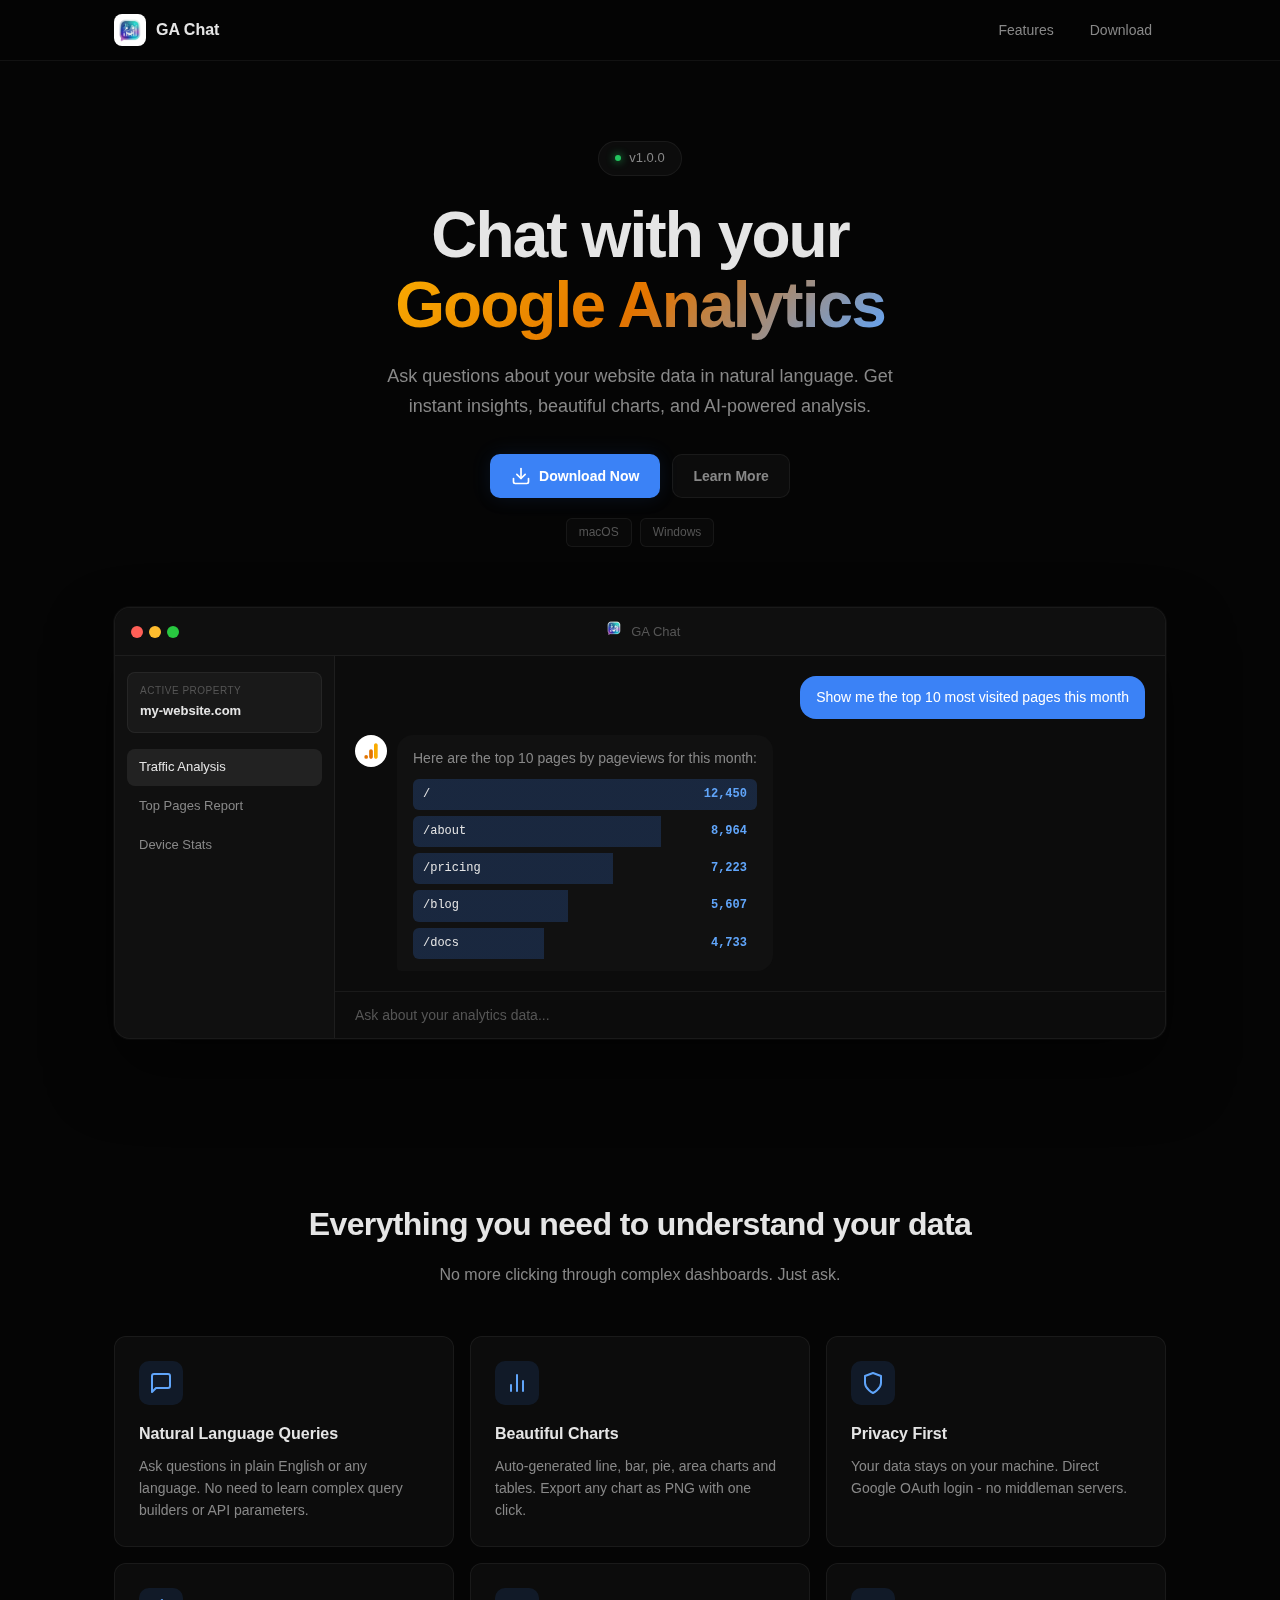
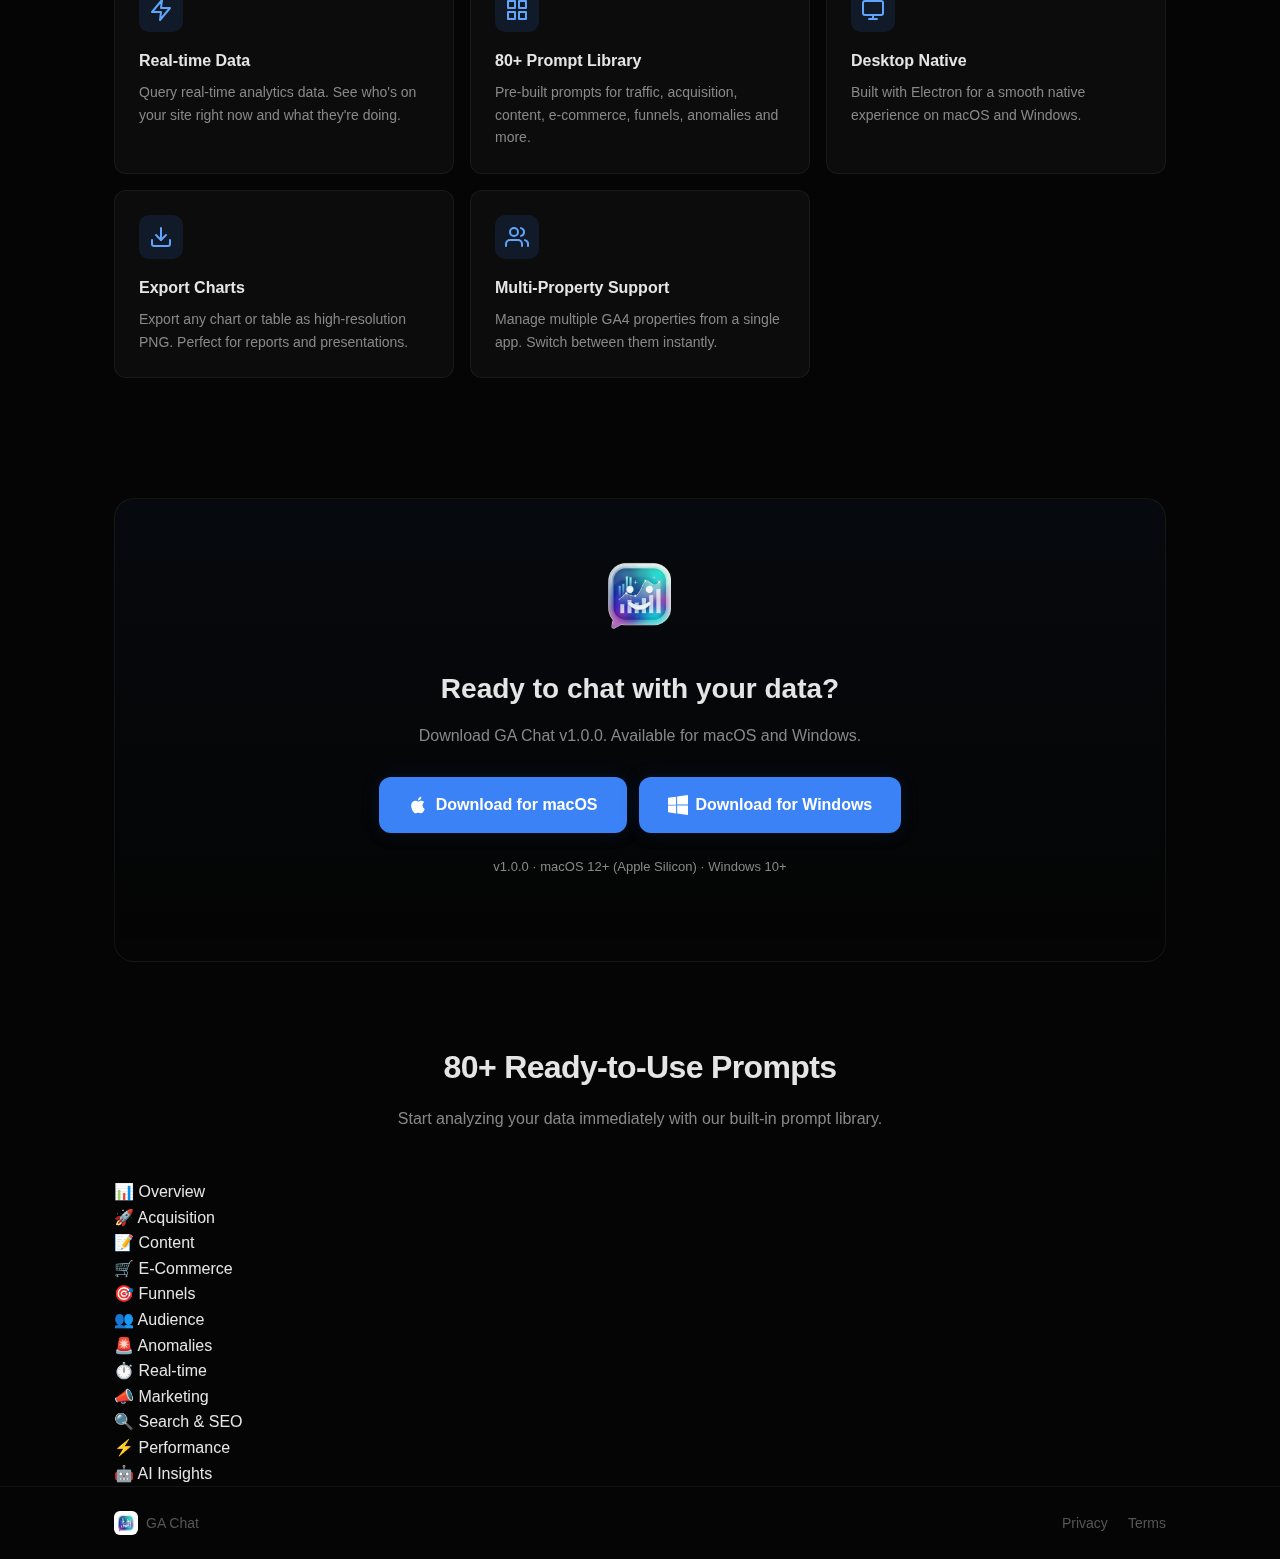
<file: public/index.html>
<!doctype html>
<html lang="en">
  <head>
    <meta charset="utf-8" />
    <meta name="viewport" content="width=device-width, initial-scale=1" />
    <meta name="color-scheme" content="dark" />
    <title>GA Chat - AI-Powered Google Analytics Dashboard</title>
    <meta
      name="description"
      content="Chat with your Google Analytics data using AI. Get instant insights, beautiful charts, and natural language queries for your website analytics."
    />

    <meta property="og:title" content="GA Chat - AI-Powered Analytics" />
    <meta
      property="og:description"
      content="Chat with your Google Analytics data using AI. Desktop app for macOS and Windows."
    />
    <meta property="og:type" content="website" />
    <meta property="og:url" content="https://ga-chat.com/" />
    <meta property="og:image" content="https://ga-chat.com/assets/logo.png" />

    <link rel="icon" href="assets/logo.png" type="image/png" />
    <link rel="apple-touch-icon" href="assets/logo.png" />
    <link rel="stylesheet" href="assets/styles.css" />

    <!-- Google tag (gtag.js) -->
    <script async src="https://www.googletagmanager.com/gtag/js?id=G-WEXZZ3R905"></script>
    <script>
      window.dataLayer = window.dataLayer || [];
      function gtag() {
        dataLayer.push(arguments);
      }
      gtag("js", new Date());
      gtag("config", "G-WEXZZ3R905");
    </script>
  </head>
  <body>
    <!-- Header -->
    <header class="header">
      <div class="container header-inner">
        <a class="brand" href="./">
          <img src="assets/logo.png" width="32" height="32" alt="GA Chat" class="brand-icon" />
          <span class="brand-text">GA Chat</span>
        </a>
        <nav class="nav">
          <a href="#features">Features</a>
          <a href="#download">Download</a>
        </nav>
      </div>
    </header>

    <main>
      <!-- Hero -->
      <section class="hero">
        <div class="container">
          <div class="hero-badge">
            <span class="badge-dot"></span>
v1.0.0
          </div>
          <h1 class="hero-title">
            Chat with your<br />
            <span class="gradient-text">Google Analytics</span>
          </h1>
          <p class="hero-desc">
            Ask questions about your website data in natural language.
            Get instant insights, beautiful charts, and AI-powered analysis.
          </p>
          <div class="hero-actions">
            <a href="#download" class="btn btn-primary">
              <svg width="20" height="20" viewBox="0 0 24 24" fill="none" stroke="currentColor" stroke-width="2" stroke-linecap="round" stroke-linejoin="round"><path d="M21 15v4a2 2 0 0 1-2 2H5a2 2 0 0 1-2-2v-4"></path><polyline points="7 10 12 15 17 10"></polyline><line x1="12" y1="15" x2="12" y2="3"></line></svg>
              Download Now
            </a>
            <a href="#features" class="btn btn-secondary">
              Learn More
            </a>
          </div>
          <div class="hero-platforms">
            <span class="platform-tag">macOS</span>
            <span class="platform-tag">Windows</span>
          </div>
        </div>
      </section>

      <!-- App Preview -->
      <section class="preview">
        <div class="container">
          <div class="preview-window">
            <div class="preview-titlebar">
              <div class="titlebar-dots">
                <span class="dot dot-red"></span>
                <span class="dot dot-yellow"></span>
                <span class="dot dot-green"></span>
              </div>
              <span class="titlebar-title">
                <img src="assets/logo.png" width="16" height="16" alt="" style="border-radius: 4px; margin-right: 6px;" />
                GA Chat
              </span>
            </div>
            <div class="preview-body">
              <div class="preview-sidebar">
                <div class="sidebar-property">
                  <span class="property-label">Active Property</span>
                  <span class="property-name">my-website.com</span>
                </div>
                <div class="sidebar-chats">
                  <div class="chat-item active">Traffic Analysis</div>
                  <div class="chat-item">Top Pages Report</div>
                  <div class="chat-item">Device Stats</div>
                </div>
              </div>
              <div class="preview-chat">
                <div class="chat-messages">
                  <div class="msg msg-user">Show me the top 10 most visited pages this month</div>
                  <div class="msg msg-assistant">
                    <img src="assets/ic_analytics.svg" class="msg-avatar" alt="" />
                    <div class="msg-content">
                      <p>Here are the top 10 pages by pageviews for this month:</p>
                      <div class="msg-chart">
                        <div class="chart-bar" style="--w: 100%"><span>/</span><span>12,450</span></div>
                        <div class="chart-bar" style="--w: 72%"><span>/about</span><span>8,964</span></div>
                        <div class="chart-bar" style="--w: 58%"><span>/pricing</span><span>7,223</span></div>
                        <div class="chart-bar" style="--w: 45%"><span>/blog</span><span>5,607</span></div>
                        <div class="chart-bar" style="--w: 38%"><span>/docs</span><span>4,733</span></div>
                      </div>
                    </div>
                  </div>
                </div>
                <div class="chat-input-mock">
                  <span>Ask about your analytics data...</span>
                </div>
              </div>
            </div>
          </div>
        </div>
      </section>

      <!-- Features -->
      <section id="features" class="features">
        <div class="container">
          <div class="section-header">
            <h2>Everything you need to understand your data</h2>
            <p>No more clicking through complex dashboards. Just ask.</p>
          </div>
          <div class="features-grid">
            <div class="feature-card">
              <div class="feature-icon">
                <svg width="24" height="24" viewBox="0 0 24 24" fill="none" stroke="currentColor" stroke-width="2" stroke-linecap="round" stroke-linejoin="round"><path d="M21 15a2 2 0 0 1-2 2H7l-4 4V5a2 2 0 0 1 2-2h14a2 2 0 0 1 2 2z"></path></svg>
              </div>
              <h3>Natural Language Queries</h3>
              <p>Ask questions in plain English or any language. No need to learn complex query builders or API parameters.</p>
            </div>
            <div class="feature-card">
              <div class="feature-icon">
                <svg width="24" height="24" viewBox="0 0 24 24" fill="none" stroke="currentColor" stroke-width="2" stroke-linecap="round" stroke-linejoin="round"><line x1="18" y1="20" x2="18" y2="10"></line><line x1="12" y1="20" x2="12" y2="4"></line><line x1="6" y1="20" x2="6" y2="14"></line></svg>
              </div>
              <h3>Beautiful Charts</h3>
              <p>Auto-generated line, bar, pie, area charts and tables. Export any chart as PNG with one click.</p>
            </div>
            <div class="feature-card">
              <div class="feature-icon">
                <svg width="24" height="24" viewBox="0 0 24 24" fill="none" stroke="currentColor" stroke-width="2" stroke-linecap="round" stroke-linejoin="round"><path d="M12 22s8-4 8-10V5l-8-3-8 3v7c0 6 8 10 8 10z"></path></svg>
              </div>
              <h3>Privacy First</h3>
              <p>Your data stays on your machine. Direct Google OAuth login - no middleman servers.</p>
            </div>
            <div class="feature-card">
              <div class="feature-icon">
                <svg width="24" height="24" viewBox="0 0 24 24" fill="none" stroke="currentColor" stroke-width="2" stroke-linecap="round" stroke-linejoin="round"><polygon points="13 2 3 14 12 14 11 22 21 10 12 10 13 2"></polygon></svg>
              </div>
              <h3>Real-time Data</h3>
              <p>Query real-time analytics data. See who's on your site right now and what they're doing.</p>
            </div>
            <div class="feature-card">
              <div class="feature-icon">
                <svg width="24" height="24" viewBox="0 0 24 24" fill="none" stroke="currentColor" stroke-width="2" stroke-linecap="round" stroke-linejoin="round"><rect x="3" y="3" width="7" height="7"></rect><rect x="14" y="3" width="7" height="7"></rect><rect x="14" y="14" width="7" height="7"></rect><rect x="3" y="14" width="7" height="7"></rect></svg>
              </div>
              <h3>80+ Prompt Library</h3>
              <p>Pre-built prompts for traffic, acquisition, content, e-commerce, funnels, anomalies and more.</p>
            </div>
            <div class="feature-card">
              <div class="feature-icon">
                <svg width="24" height="24" viewBox="0 0 24 24" fill="none" stroke="currentColor" stroke-width="2" stroke-linecap="round" stroke-linejoin="round"><rect x="2" y="3" width="20" height="14" rx="2" ry="2"></rect><line x1="8" y1="21" x2="16" y2="21"></line><line x1="12" y1="17" x2="12" y2="21"></line></svg>
              </div>
              <h3>Desktop Native</h3>
              <p>Built with Electron for a smooth native experience on macOS and Windows.</p>
            </div>
            <div class="feature-card">
              <div class="feature-icon">
                <svg width="24" height="24" viewBox="0 0 24 24" fill="none" stroke="currentColor" stroke-width="2" stroke-linecap="round" stroke-linejoin="round"><path d="M21 15v4a2 2 0 0 1-2 2H5a2 2 0 0 1-2-2v-4"></path><polyline points="7 10 12 15 17 10"></polyline><line x1="12" y1="15" x2="12" y2="3"></line></svg>
              </div>
              <h3>Export Charts</h3>
              <p>Export any chart or table as high-resolution PNG. Perfect for reports and presentations.</p>
            </div>
            <div class="feature-card">
              <div class="feature-icon">
                <svg width="24" height="24" viewBox="0 0 24 24" fill="none" stroke="currentColor" stroke-width="2" stroke-linecap="round" stroke-linejoin="round"><path d="M17 21v-2a4 4 0 0 0-4-4H5a4 4 0 0 0-4 4v2"></path><circle cx="9" cy="7" r="4"></circle><path d="M23 21v-2a4 4 0 0 0-3-3.87"></path><path d="M16 3.13a4 4 0 0 1 0 7.75"></path></svg>
              </div>
              <h3>Multi-Property Support</h3>
              <p>Manage multiple GA4 properties from a single app. Switch between them instantly.</p>
            </div>
          </div>
        </div>
      </section>

      <!-- Download -->
      <section id="download" class="download">
        <div class="container">
          <div class="download-card">
            <img src="assets/logo.png" width="80" height="80" alt="GA Chat" style="border-radius: 20px; margin-bottom: 24px;" />
            <h2>Ready to chat with your data?</h2>
            <p>Download GA Chat v1.0.0. Available for macOS and Windows.</p>
            <div class="download-buttons">
              <a href="https://drive.google.com/uc?export=download&id=1Z8TP6BM8jVUGz25ecszqB84Nmk4lhR2b" class="btn btn-primary btn-lg" id="download-mac">
                <svg width="20" height="20" viewBox="0 0 24 24" fill="currentColor"><path d="M18.71 19.5c-.83 1.24-1.71 2.45-3.05 2.47-1.34.03-1.77-.79-3.29-.79-1.53 0-2 .77-3.27.82-1.31.05-2.3-1.32-3.14-2.53C4.25 17 2.94 12.45 4.7 9.39c.87-1.52 2.43-2.48 4.12-2.51 1.28-.02 2.5.87 3.29.87.78 0 2.26-1.07 3.8-.91.65.03 2.47.26 3.64 1.98-.09.06-2.17 1.28-2.15 3.81.03 3.02 2.65 4.03 2.68 4.04-.03.07-.42 1.44-1.38 2.83M13 3.5c.73-.83 1.94-1.46 2.94-1.5.13 1.17-.34 2.35-1.04 3.19-.69.85-1.83 1.51-2.95 1.42-.15-1.15.41-2.35 1.05-3.11z"/></svg>
                Download for macOS
              </a>
              <a href="https://drive.google.com/uc?export=download&id=1XApgqHoOGFCF9DkwCr4Bn3sxW-Vv9Hxh" class="btn btn-primary btn-lg" id="download-win">
                <svg width="20" height="20" viewBox="0 0 24 24" fill="currentColor"><path d="M0 3.449L9.75 2.1v9.451H0m10.949-9.602L24 0v11.4H10.949M0 12.6h9.75v9.451L0 20.699M10.949 12.6H24V24l-12.9-1.801"/></svg>
                Download for Windows
              </a>
            </div>
            <p class="download-note">v1.0.0 &middot; macOS 12+ (Apple Silicon) &middot; Windows 10+</p>
          </div>
        </div>
      </section>

      <!-- Prompt Categories Preview -->
      <section class="prompts-preview">
        <div class="container">
          <div class="section-header">
            <h2>80+ Ready-to-Use Prompts</h2>
            <p>Start analyzing your data immediately with our built-in prompt library.</p>
          </div>
          <div class="prompts-grid">
            <div class="prompt-category">
              <span class="prompt-icon">📊</span>
              <span class="prompt-label">Overview</span>
            </div>
            <div class="prompt-category">
              <span class="prompt-icon">🚀</span>
              <span class="prompt-label">Acquisition</span>
            </div>
            <div class="prompt-category">
              <span class="prompt-icon">📝</span>
              <span class="prompt-label">Content</span>
            </div>
            <div class="prompt-category">
              <span class="prompt-icon">🛒</span>
              <span class="prompt-label">E-Commerce</span>
            </div>
            <div class="prompt-category">
              <span class="prompt-icon">🎯</span>
              <span class="prompt-label">Funnels</span>
            </div>
            <div class="prompt-category">
              <span class="prompt-icon">👥</span>
              <span class="prompt-label">Audience</span>
            </div>
            <div class="prompt-category">
              <span class="prompt-icon">🚨</span>
              <span class="prompt-label">Anomalies</span>
            </div>
            <div class="prompt-category">
              <span class="prompt-icon">⏱️</span>
              <span class="prompt-label">Real-time</span>
            </div>
            <div class="prompt-category">
              <span class="prompt-icon">📣</span>
              <span class="prompt-label">Marketing</span>
            </div>
            <div class="prompt-category">
              <span class="prompt-icon">🔍</span>
              <span class="prompt-label">Search & SEO</span>
            </div>
            <div class="prompt-category">
              <span class="prompt-icon">⚡</span>
              <span class="prompt-label">Performance</span>
            </div>
            <div class="prompt-category">
              <span class="prompt-icon">🤖</span>
              <span class="prompt-label">AI Insights</span>
            </div>
          </div>
        </div>
      </section>
    </main>

    <!-- Footer -->
    <footer class="footer">
      <div class="container footer-inner">
        <div class="footer-left">
          <img src="assets/logo.png" width="24" height="24" alt="" style="border-radius: 6px;" />
          <span>GA Chat</span>
        </div>
        <nav class="footer-nav">
          <a href="privacy.html">Privacy</a>
          <a href="terms.html">Terms</a>
        </nav>
      </div>
    </footer>

    <script src="assets/site.js"></script>
  </body>
</html>
</file>
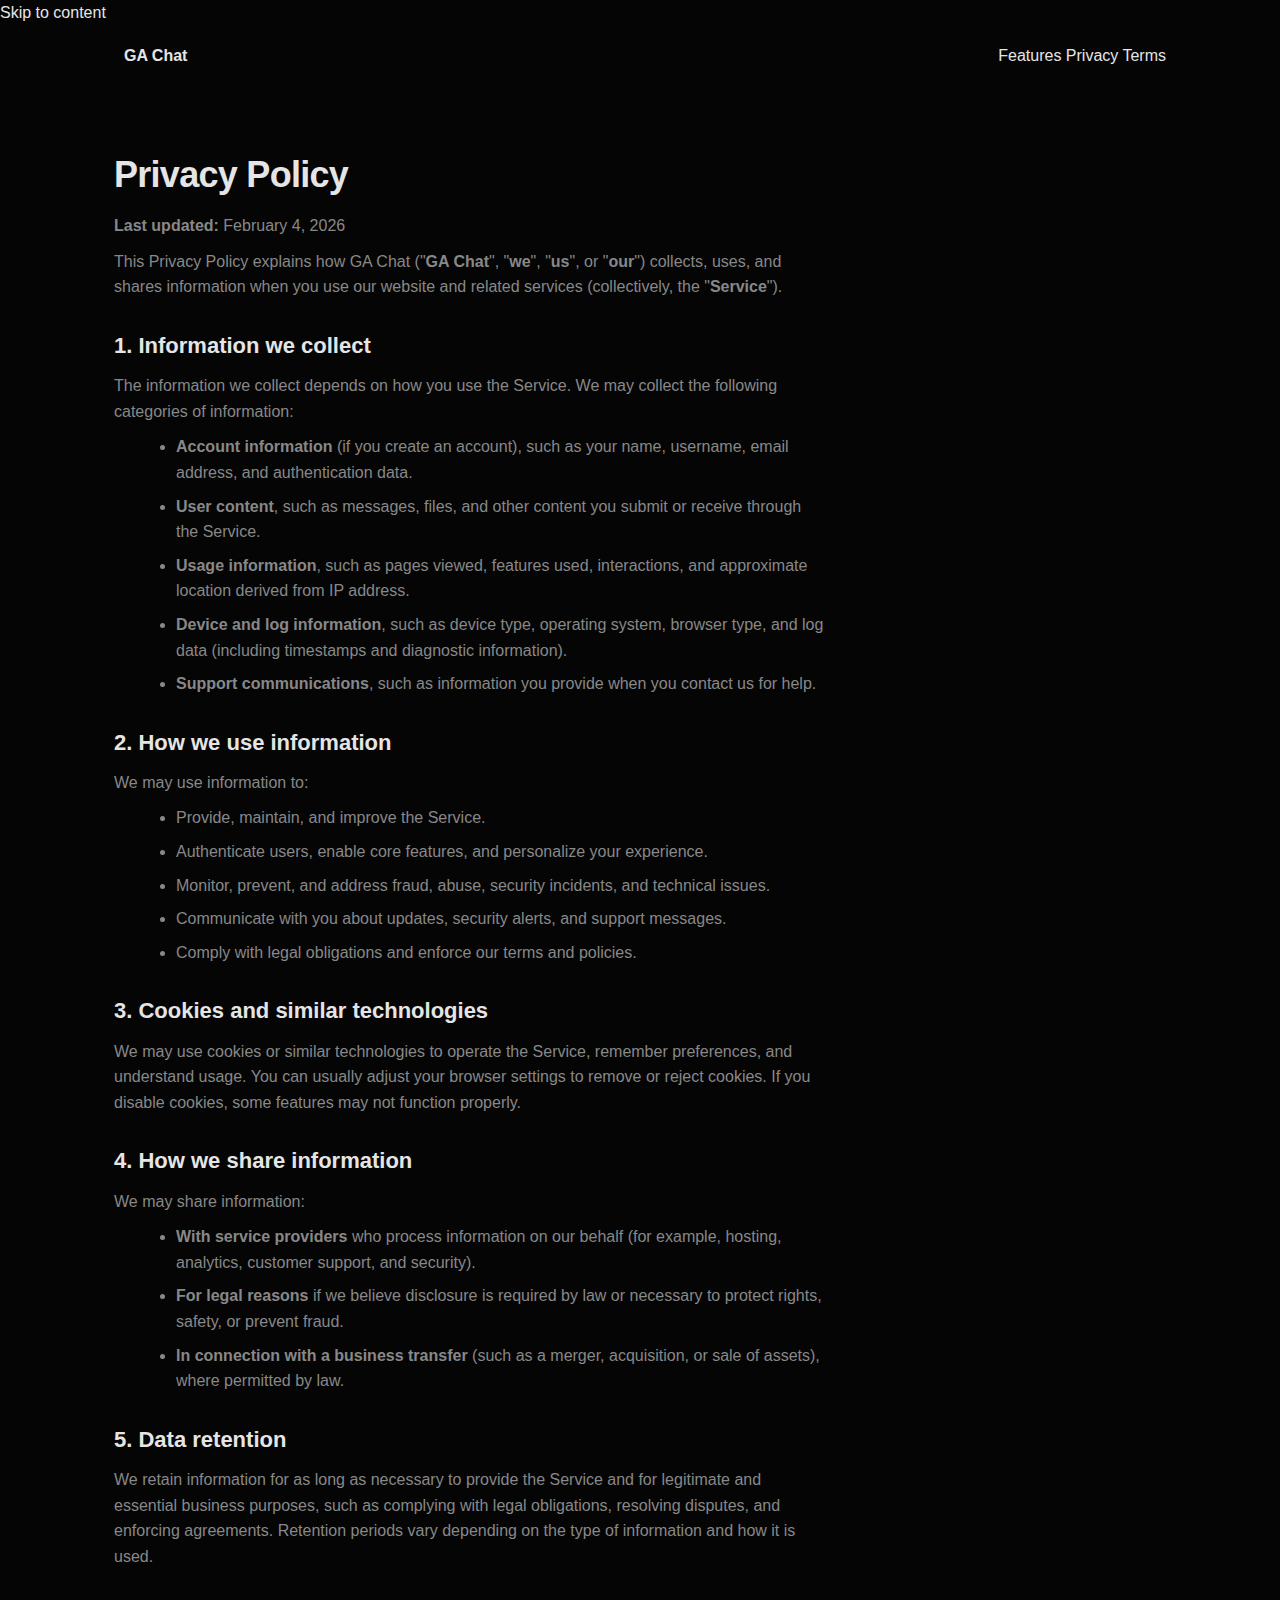
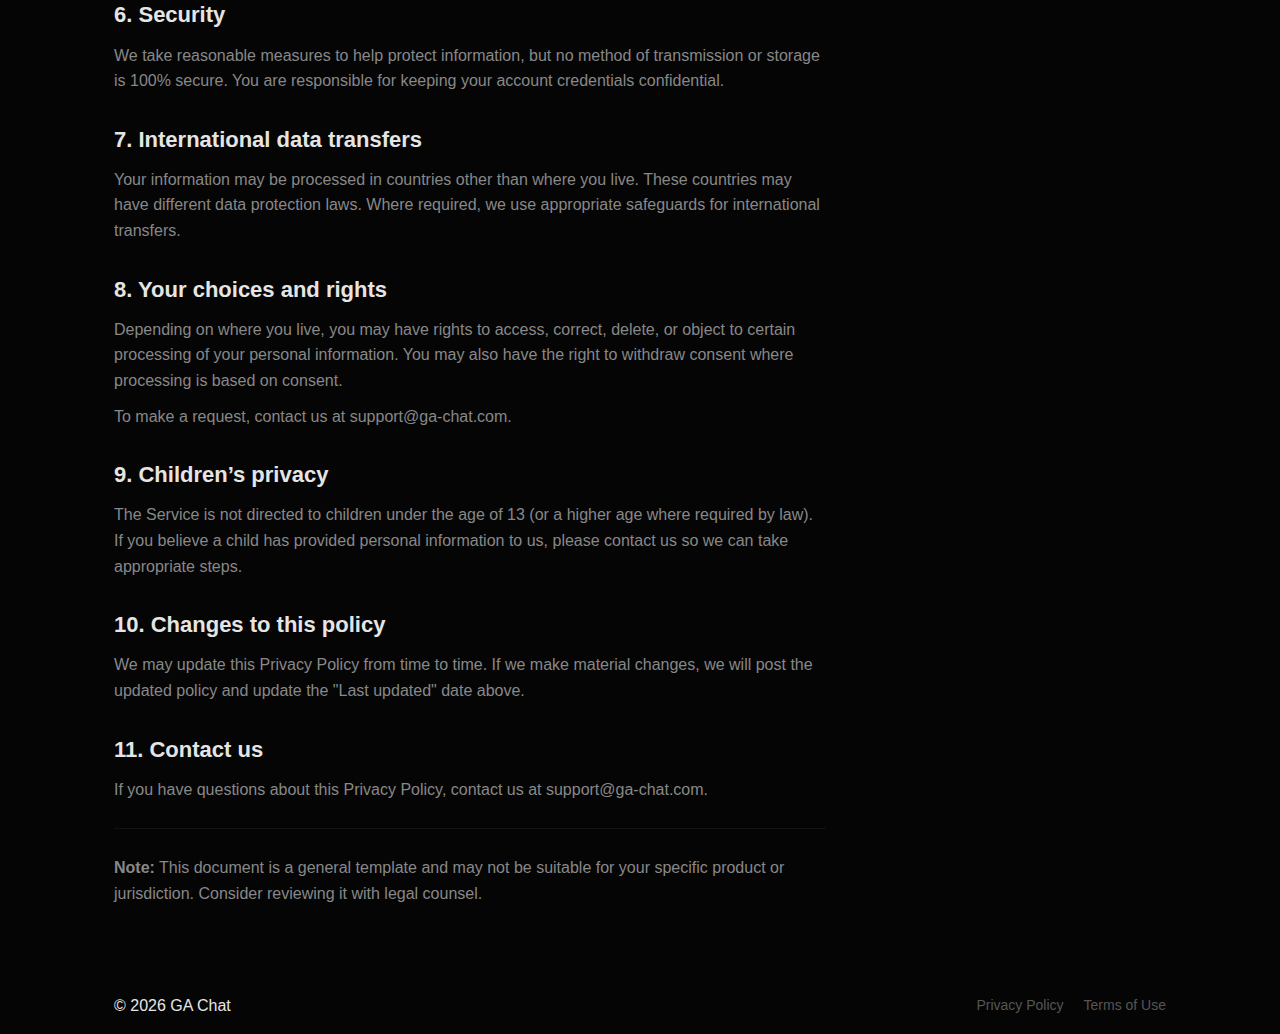
<file: public/privacy.html>
<!doctype html>
<html lang="en">
  <head>
    <meta charset="utf-8" />
    <meta name="viewport" content="width=device-width, initial-scale=1" />
    <meta name="color-scheme" content="light dark" />
    <title>Privacy Policy · GA Chat</title>
    <meta name="description" content="Privacy Policy for GA Chat." />

    <meta property="og:title" content="Privacy Policy · GA Chat" />
    <meta property="og:description" content="Privacy Policy for GA Chat." />
    <meta property="og:type" content="article" />
    <meta property="og:url" content="https://ga-chat.com/privacy.html" />

    <link rel="icon" href="assets/favicon.svg" type="image/svg+xml" />
    <link rel="stylesheet" href="assets/styles.css" />
  </head>
  <body>
    <a class="skip-link" href="#content">Skip to content</a>

    <header class="site-header">
      <div class="container header-inner">
        <a class="brand" href="./" aria-label="GA Chat Home">
          <span class="logo" aria-hidden="true"></span>
          <span class="brand-text">GA Chat</span>
        </a>

        <nav class="site-nav" aria-label="Primary navigation">
          <a href="./#features">Features</a>
          <a aria-current="page" href="privacy.html">Privacy</a>
          <a href="terms.html">Terms</a>
        </nav>
      </div>
    </header>

    <main id="content" class="section">
      <div class="container">
        <article class="prose">
          <h1>Privacy Policy</h1>
          <p class="muted"><strong>Last updated:</strong> February 4, 2026</p>

          <p>
            This Privacy Policy explains how GA Chat ("<strong>GA Chat</strong>", "<strong>we</strong>",
            "<strong>us</strong>", or "<strong>our</strong>") collects, uses, and shares information when
            you use our website and related services (collectively, the "<strong>Service</strong>").
          </p>

          <h2>1. Information we collect</h2>
          <p>
            The information we collect depends on how you use the Service. We may collect the following
            categories of information:
          </p>
          <ul>
            <li>
              <strong>Account information</strong> (if you create an account), such as your name,
              username, email address, and authentication data.
            </li>
            <li>
              <strong>User content</strong>, such as messages, files, and other content you submit or
              receive through the Service.
            </li>
            <li>
              <strong>Usage information</strong>, such as pages viewed, features used, interactions, and
              approximate location derived from IP address.
            </li>
            <li>
              <strong>Device and log information</strong>, such as device type, operating system, browser
              type, and log data (including timestamps and diagnostic information).
            </li>
            <li>
              <strong>Support communications</strong>, such as information you provide when you contact
              us for help.
            </li>
          </ul>

          <h2>2. How we use information</h2>
          <p>We may use information to:</p>
          <ul>
            <li>Provide, maintain, and improve the Service.</li>
            <li>Authenticate users, enable core features, and personalize your experience.</li>
            <li>Monitor, prevent, and address fraud, abuse, security incidents, and technical issues.</li>
            <li>Communicate with you about updates, security alerts, and support messages.</li>
            <li>Comply with legal obligations and enforce our terms and policies.</li>
          </ul>

          <h2>3. Cookies and similar technologies</h2>
          <p>
            We may use cookies or similar technologies to operate the Service, remember preferences, and
            understand usage. You can usually adjust your browser settings to remove or reject cookies.
            If you disable cookies, some features may not function properly.
          </p>

          <h2>4. How we share information</h2>
          <p>We may share information:</p>
          <ul>
            <li>
              <strong>With service providers</strong> who process information on our behalf (for example,
              hosting, analytics, customer support, and security).
            </li>
            <li>
              <strong>For legal reasons</strong> if we believe disclosure is required by law or necessary
              to protect rights, safety, or prevent fraud.
            </li>
            <li>
              <strong>In connection with a business transfer</strong> (such as a merger, acquisition, or
              sale of assets), where permitted by law.
            </li>
          </ul>

          <h2>5. Data retention</h2>
          <p>
            We retain information for as long as necessary to provide the Service and for legitimate and
            essential business purposes, such as complying with legal obligations, resolving disputes,
            and enforcing agreements. Retention periods vary depending on the type of information and
            how it is used.
          </p>

          <h2>6. Security</h2>
          <p>
            We take reasonable measures to help protect information, but no method of transmission or
            storage is 100% secure. You are responsible for keeping your account credentials
            confidential.
          </p>

          <h2>7. International data transfers</h2>
          <p>
            Your information may be processed in countries other than where you live. These countries
            may have different data protection laws. Where required, we use appropriate safeguards for
            international transfers.
          </p>

          <h2>8. Your choices and rights</h2>
          <p>
            Depending on where you live, you may have rights to access, correct, delete, or object to
            certain processing of your personal information. You may also have the right to withdraw
            consent where processing is based on consent.
          </p>
          <p>
            To make a request, contact us at <a href="mailto:support@ga-chat.com">support@ga-chat.com</a>.
          </p>

          <h2>9. Children’s privacy</h2>
          <p>
            The Service is not directed to children under the age of 13 (or a higher age where required
            by law). If you believe a child has provided personal information to us, please contact us
            so we can take appropriate steps.
          </p>

          <h2>10. Changes to this policy</h2>
          <p>
            We may update this Privacy Policy from time to time. If we make material changes, we will
            post the updated policy and update the "Last updated" date above.
          </p>

          <h2>11. Contact us</h2>
          <p>
            If you have questions about this Privacy Policy, contact us at
            <a href="mailto:support@ga-chat.com">support@ga-chat.com</a>.
          </p>

          <hr />
          <p class="muted">
            <strong>Note:</strong> This document is a general template and may not be suitable for your
            specific product or jurisdiction. Consider reviewing it with legal counsel.
          </p>
        </article>
      </div>
    </main>

    <footer class="site-footer">
      <div class="container footer-inner">
        <p class="muted">© <span id="year"></span> GA Chat</p>
        <nav class="footer-nav" aria-label="Footer navigation">
          <a aria-current="page" href="privacy.html">Privacy Policy</a>
          <a href="terms.html">Terms of Use</a>
        </nav>
      </div>
    </footer>

    <script src="assets/site.js"></script>
  </body>
</html>
</file>
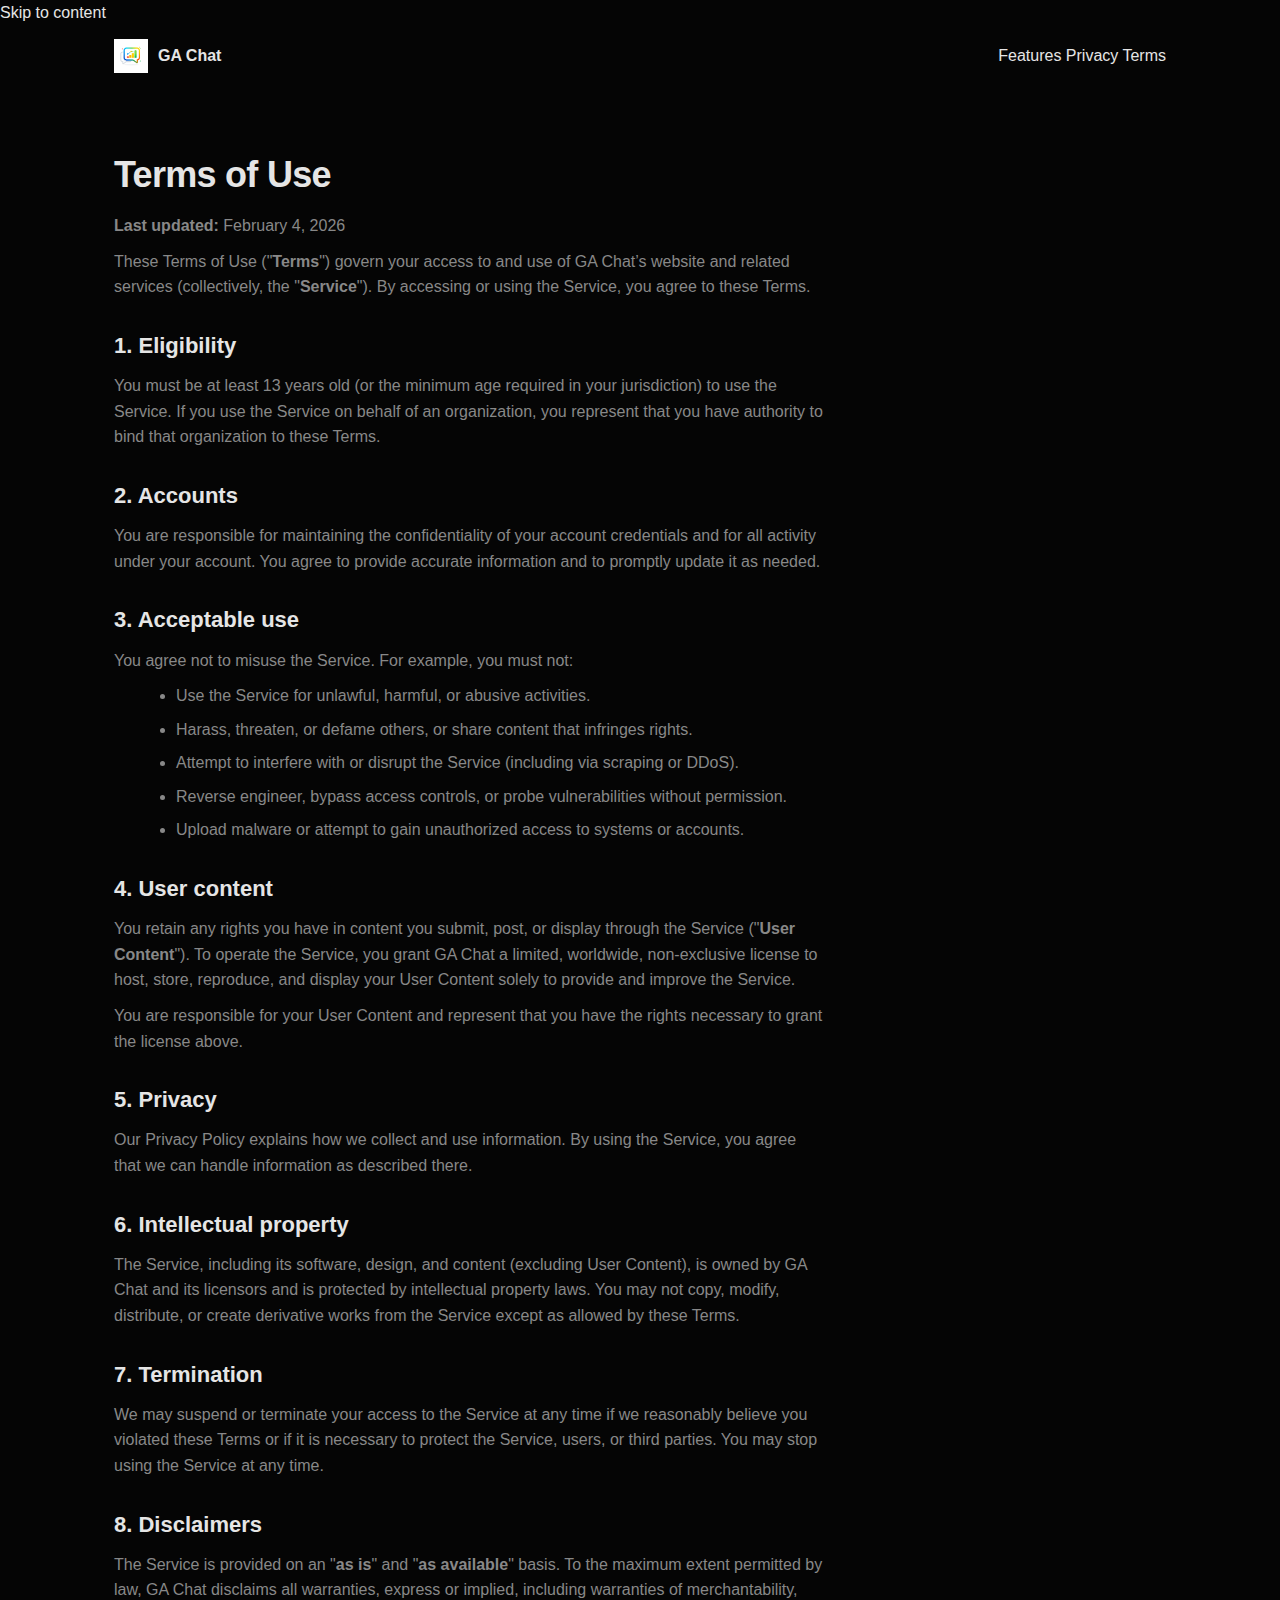
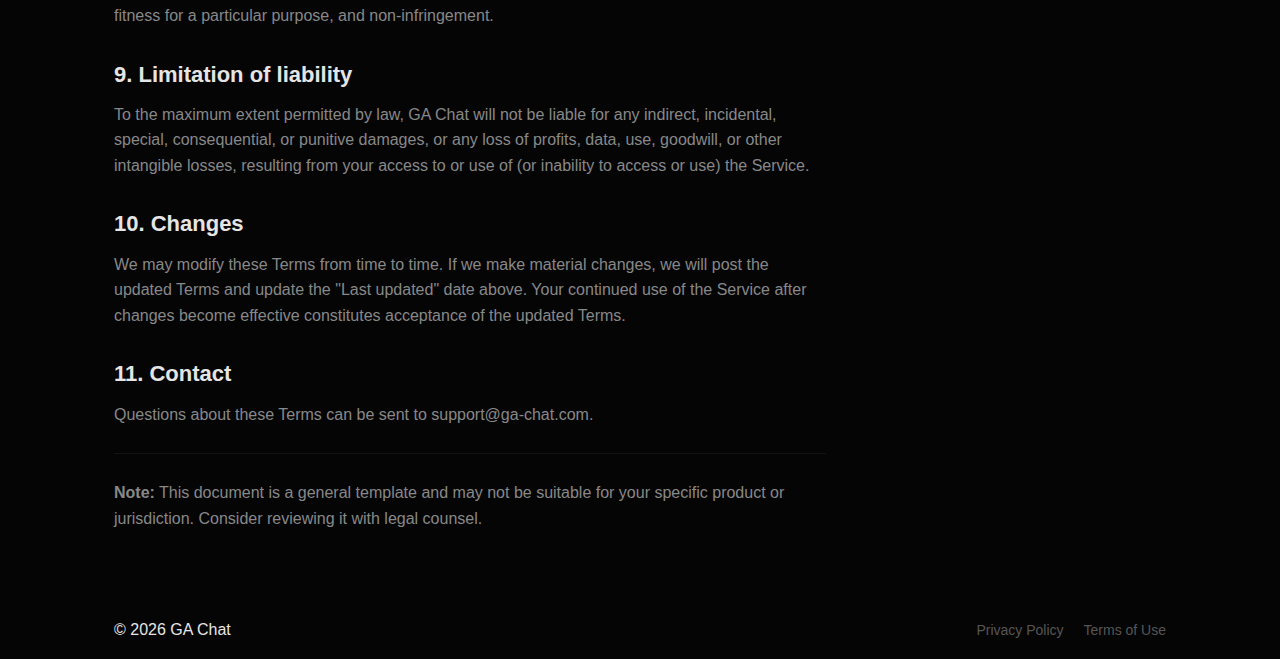
<file: public/terms.html>
<!doctype html>
<html lang="en">
  <head>
    <meta charset="utf-8" />
    <meta name="viewport" content="width=device-width, initial-scale=1" />
    <meta name="color-scheme" content="light dark" />
    <title>Terms of Use · GA Chat</title>
    <meta name="description" content="Terms of Use for GA Chat." />

    <meta property="og:title" content="Terms of Use · GA Chat" />
    <meta property="og:description" content="Terms of Use for GA Chat." />
    <meta property="og:type" content="article" />
    <meta property="og:url" content="https://ga-chat.com/terms.html" />

    <link rel="icon" href="assets/favicon.svg" type="image/svg+xml" />
    <link rel="stylesheet" href="assets/styles.css" />
  </head>
  <body>
    <a class="skip-link" href="#content">Skip to content</a>

    <header class="site-header">
      <div class="container header-inner">
        <a class="brand" href="./" aria-label="GA Chat Home">
          <img
            class="logo-img"
            src="assets/ga-chat-logo.png"
            width="34"
            height="34"
            alt=""
          />
          <span class="brand-text">GA Chat</span>
        </a>

        <nav class="site-nav" aria-label="Primary navigation">
          <a href="./#features">Features</a>
          <a href="privacy.html">Privacy</a>
          <a aria-current="page" href="terms.html">Terms</a>
        </nav>
      </div>
    </header>

    <main id="content" class="section">
      <div class="container">
        <article class="prose">
          <h1>Terms of Use</h1>
          <p class="muted"><strong>Last updated:</strong> February 4, 2026</p>

          <p>
            These Terms of Use ("<strong>Terms</strong>") govern your access to and use of GA Chat’s
            website and related services (collectively, the "<strong>Service</strong>"). By accessing or
            using the Service, you agree to these Terms.
          </p>

          <h2>1. Eligibility</h2>
          <p>
            You must be at least 13 years old (or the minimum age required in your jurisdiction) to use
            the Service. If you use the Service on behalf of an organization, you represent that you
            have authority to bind that organization to these Terms.
          </p>

          <h2>2. Accounts</h2>
          <p>
            You are responsible for maintaining the confidentiality of your account credentials and for
            all activity under your account. You agree to provide accurate information and to promptly
            update it as needed.
          </p>

          <h2>3. Acceptable use</h2>
          <p>You agree not to misuse the Service. For example, you must not:</p>
          <ul>
            <li>Use the Service for unlawful, harmful, or abusive activities.</li>
            <li>Harass, threaten, or defame others, or share content that infringes rights.</li>
            <li>Attempt to interfere with or disrupt the Service (including via scraping or DDoS).</li>
            <li>Reverse engineer, bypass access controls, or probe vulnerabilities without permission.</li>
            <li>Upload malware or attempt to gain unauthorized access to systems or accounts.</li>
          </ul>

          <h2>4. User content</h2>
          <p>
            You retain any rights you have in content you submit, post, or display through the Service
            ("<strong>User Content</strong>"). To operate the Service, you grant GA Chat a limited,
            worldwide, non-exclusive license to host, store, reproduce, and display your User Content
            solely to provide and improve the Service.
          </p>
          <p>
            You are responsible for your User Content and represent that you have the rights necessary
            to grant the license above.
          </p>

          <h2>5. Privacy</h2>
          <p>
            Our <a href="privacy.html">Privacy Policy</a> explains how we collect and use information.
            By using the Service, you agree that we can handle information as described there.
          </p>

          <h2>6. Intellectual property</h2>
          <p>
            The Service, including its software, design, and content (excluding User Content), is owned
            by GA Chat and its licensors and is protected by intellectual property laws. You may not
            copy, modify, distribute, or create derivative works from the Service except as allowed by
            these Terms.
          </p>

          <h2>7. Termination</h2>
          <p>
            We may suspend or terminate your access to the Service at any time if we reasonably believe
            you violated these Terms or if it is necessary to protect the Service, users, or third
            parties. You may stop using the Service at any time.
          </p>

          <h2>8. Disclaimers</h2>
          <p>
            The Service is provided on an "<strong>as is</strong>" and "<strong>as available</strong>"
            basis. To the maximum extent permitted by law, GA Chat disclaims all warranties, express or
            implied, including warranties of merchantability, fitness for a particular purpose, and
            non-infringement.
          </p>

          <h2>9. Limitation of liability</h2>
          <p>
            To the maximum extent permitted by law, GA Chat will not be liable for any indirect,
            incidental, special, consequential, or punitive damages, or any loss of profits, data, use,
            goodwill, or other intangible losses, resulting from your access to or use of (or inability
            to access or use) the Service.
          </p>

          <h2>10. Changes</h2>
          <p>
            We may modify these Terms from time to time. If we make material changes, we will post the
            updated Terms and update the "Last updated" date above. Your continued use of the Service
            after changes become effective constitutes acceptance of the updated Terms.
          </p>

          <h2>11. Contact</h2>
          <p>
            Questions about these Terms can be sent to
            <a href="mailto:support@ga-chat.com">support@ga-chat.com</a>.
          </p>

          <hr />
          <p class="muted">
            <strong>Note:</strong> This document is a general template and may not be suitable for your
            specific product or jurisdiction. Consider reviewing it with legal counsel.
          </p>
        </article>
      </div>
    </main>

    <footer class="site-footer">
      <div class="container footer-inner">
        <p class="muted">© <span id="year"></span> GA Chat</p>
        <nav class="footer-nav" aria-label="Footer navigation">
          <a href="privacy.html">Privacy Policy</a>
          <a aria-current="page" href="terms.html">Terms of Use</a>
        </nav>
      </div>
    </footer>

    <script src="assets/site.js"></script>
  </body>
</html>
</file>
<file: public/assets/styles.css>
/* GA Chat Website - Deep Dark Theme */
:root {
  --bg: #050505;
  --bg-elevated: #0c0c0c;
  --surface: rgba(255, 255, 255, 0.03);
  --surface-hover: rgba(255, 255, 255, 0.06);
  --text: #e5e5e5;
  --text-secondary: #888;
  --text-muted: #555;
  --border: rgba(255, 255, 255, 0.06);
  --brand: #3b82f6;
  --brand-light: #60a5fa;
  --brand-glow: rgba(59, 130, 246, 0.12);
  --orange: #F9AB00;
  --max-w: 1100px;
  --radius: 12px;
}

*, *::before, *::after { box-sizing: border-box; }

html { scroll-behavior: smooth; }

body {
  margin: 0;
  font-family: -apple-system, BlinkMacSystemFont, 'Segoe UI', Roboto, 'Helvetica Neue', Arial, sans-serif;
  background: var(--bg);
  color: var(--text);
  line-height: 1.6;
  -webkit-font-smoothing: antialiased;
}

a { color: inherit; text-decoration: none; }

.container {
  max-width: var(--max-w);
  margin: 0 auto;
  padding: 0 24px;
}

/* Header */
.header {
  position: sticky;
  top: 0;
  z-index: 100;
  background: rgba(5, 5, 5, 0.85);
  backdrop-filter: blur(20px) saturate(180%);
  border-bottom: 1px solid var(--border);
}

.header-inner {
  display: flex;
  align-items: center;
  justify-content: space-between;
  height: 60px;
}

.brand {
  display: flex;
  align-items: center;
  gap: 10px;
  font-weight: 700;
  font-size: 16px;
}

.brand-icon {
  border-radius: 8px;
  background: #fff;
  padding: 3px;
}

.nav {
  display: flex;
  align-items: center;
  gap: 8px;
}

.nav a {
  padding: 6px 14px;
  border-radius: 8px;
  font-size: 14px;
  color: var(--text-secondary);
  transition: color 0.2s, background 0.2s;
}

.nav a:hover {
  color: var(--text);
  background: var(--surface-hover);
}

.nav-github {
  display: flex;
  align-items: center;
  padding: 8px !important;
  border-radius: 8px;
  color: var(--text-muted) !important;
}

.nav-github:hover { color: var(--text) !important; }

/* Hero */
.hero {
  text-align: center;
  padding: 80px 0 40px;
}

.hero-badge {
  display: inline-flex;
  align-items: center;
  gap: 8px;
  padding: 6px 16px;
  border-radius: 100px;
  border: 1px solid var(--border);
  background: var(--surface);
  font-size: 13px;
  color: var(--text-secondary);
  margin-bottom: 24px;
}

.badge-dot {
  width: 6px;
  height: 6px;
  border-radius: 50%;
  background: #22c55e;
  box-shadow: 0 0 8px #22c55e;
}

.hero-title {
  font-size: clamp(40px, 6vw, 64px);
  font-weight: 800;
  line-height: 1.1;
  letter-spacing: -0.03em;
  margin: 0 0 20px;
}

.gradient-text {
  background: linear-gradient(135deg, var(--orange), #E37400, var(--brand-light));
  -webkit-background-clip: text;
  -webkit-text-fill-color: transparent;
  background-clip: text;
}

.hero-desc {
  font-size: 18px;
  color: var(--text-secondary);
  max-width: 560px;
  margin: 0 auto 32px;
  line-height: 1.7;
}

.hero-actions {
  display: flex;
  justify-content: center;
  gap: 12px;
  margin-bottom: 20px;
}

.hero-platforms {
  display: flex;
  justify-content: center;
  gap: 8px;
}

.platform-tag {
  padding: 4px 12px;
  border-radius: 6px;
  font-size: 12px;
  color: var(--text-muted);
  border: 1px solid rgba(255,255,255,0.06);
  background: rgba(255,255,255,0.02);
}

/* Buttons */
.btn {
  display: inline-flex;
  align-items: center;
  gap: 8px;
  padding: 10px 20px;
  border-radius: 10px;
  font-size: 14px;
  font-weight: 600;
  transition: all 0.2s;
  cursor: pointer;
  text-decoration: none !important;
}

.btn-primary {
  background: var(--brand);
  color: #fff;
  border: 1px solid rgba(59, 130, 246, 0.5);
  box-shadow: 0 0 20px var(--brand-glow), 0 4px 12px rgba(0,0,0,0.3);
}

.btn-primary:hover {
  background: #2563eb;
  box-shadow: 0 0 30px var(--brand-glow), 0 6px 16px rgba(0,0,0,0.4);
  transform: translateY(-1px);
}

.btn-secondary {
  background: var(--surface);
  color: var(--text-secondary);
  border: 1px solid var(--border);
}

.btn-secondary:hover {
  background: var(--surface-hover);
  color: var(--text);
}

.btn-lg {
  padding: 14px 28px;
  font-size: 16px;
  border-radius: 12px;
}

/* App Preview */
.preview {
  padding: 20px 0 80px;
}

.preview-window {
  border-radius: 16px;
  border: 1px solid var(--border);
  background: var(--bg-elevated);
  overflow: hidden;
  box-shadow: 0 32px 64px rgba(0,0,0,0.5), 0 0 0 1px rgba(255,255,255,0.04);
}

.preview-titlebar {
  display: flex;
  align-items: center;
  gap: 12px;
  padding: 12px 16px;
  background: #0f0f0f;
  border-bottom: 1px solid var(--border);
}

.titlebar-dots {
  display: flex;
  gap: 6px;
}

.dot {
  width: 12px;
  height: 12px;
  border-radius: 50%;
}

.dot-red { background: #ff5f57; }
.dot-yellow { background: #febc2e; }
.dot-green { background: #28c840; }

.titlebar-title {
  font-size: 13px;
  color: var(--text-muted);
  flex: 1;
  text-align: center;
  margin-right: 54px;
}

.preview-body {
  display: flex;
  min-height: 340px;
}

.preview-sidebar {
  width: 220px;
  border-right: 1px solid var(--border);
  background: rgba(255,255,255,0.02);
  padding: 16px 12px;
  flex-shrink: 0;
}

.sidebar-property {
  display: flex;
  flex-direction: column;
  gap: 2px;
  padding: 10px 12px;
  border-radius: 8px;
  background: rgba(255,255,255,0.04);
  border: 1px solid var(--border);
  margin-bottom: 16px;
}

.property-label {
  font-size: 10px;
  text-transform: uppercase;
  letter-spacing: 0.5px;
  color: var(--text-muted);
}

.property-name {
  font-size: 13px;
  font-weight: 600;
  color: var(--text);
}

.sidebar-chats {
  display: flex;
  flex-direction: column;
  gap: 2px;
}

.chat-item {
  padding: 8px 12px;
  border-radius: 8px;
  font-size: 13px;
  color: var(--text-secondary);
}

.chat-item.active {
  background: rgba(255,255,255,0.08);
  color: var(--text);
}

.preview-chat {
  flex: 1;
  display: flex;
  flex-direction: column;
}

.chat-messages {
  flex: 1;
  padding: 20px;
  display: flex;
  flex-direction: column;
  gap: 16px;
}

.msg { max-width: 85%; }

.msg-user {
  align-self: flex-end;
  background: var(--brand);
  color: #fff;
  padding: 10px 16px;
  border-radius: 16px 16px 4px 16px;
  font-size: 14px;
}

.msg-assistant {
  display: flex;
  gap: 10px;
  align-self: flex-start;
}

.msg-avatar {
  width: 32px;
  height: 32px;
  border-radius: 50%;
  background: #fff;
  padding: 4px;
  flex-shrink: 0;
}

.msg-content {
  background: #111;
  padding: 12px 16px;
  border-radius: 16px 16px 16px 4px;
  font-size: 14px;
  color: var(--text-secondary);
}

.msg-content p { margin: 0 0 10px; }

.msg-chart {
  display: flex;
  flex-direction: column;
  gap: 6px;
}

.chart-bar {
  display: flex;
  justify-content: space-between;
  align-items: center;
  padding: 6px 10px;
  border-radius: 6px;
  background: linear-gradient(90deg, rgba(59,130,246,0.2) var(--w), transparent var(--w));
  font-size: 12px;
  font-family: 'SF Mono', 'Fira Code', monospace;
}

.chart-bar span:first-child { color: var(--text); }
.chart-bar span:last-child { color: var(--brand-light); font-weight: 600; }

.chat-input-mock {
  padding: 12px 20px;
  border-top: 1px solid var(--border);
  font-size: 14px;
  color: var(--text-muted);
}

/* Features */
.features {
  padding: 80px 0;
}

.section-header {
  text-align: center;
  margin-bottom: 48px;
}

.section-header h2 {
  font-size: 32px;
  font-weight: 700;
  letter-spacing: -0.02em;
  margin: 0 0 12px;
}

.section-header p {
  font-size: 16px;
  color: var(--text-secondary);
  margin: 0;
}

.features-grid {
  display: grid;
  grid-template-columns: repeat(3, 1fr);
  gap: 16px;
}

.feature-card {
  padding: 24px;
  border-radius: var(--radius);
  border: 1px solid var(--border);
  background: var(--surface);
  transition: border-color 0.3s, background 0.3s;
}

.feature-card:hover {
  border-color: rgba(59, 130, 246, 0.3);
  background: var(--surface-hover);
}

.feature-icon {
  width: 44px;
  height: 44px;
  border-radius: 10px;
  background: var(--brand-glow);
  display: flex;
  align-items: center;
  justify-content: center;
  margin-bottom: 16px;
  color: var(--brand-light);
}

.feature-card h3 {
  font-size: 16px;
  font-weight: 600;
  margin: 0 0 8px;
}

.feature-card p {
  font-size: 14px;
  color: var(--text-secondary);
  margin: 0;
  line-height: 1.6;
}

/* Download */
.download {
  padding: 40px 0 80px;
}

.download-card {
  text-align: center;
  padding: 56px 32px;
  border-radius: 20px;
  border: 1px solid var(--border);
  background: linear-gradient(180deg, rgba(59,130,246,0.04), transparent);
}

.download-card h2 {
  font-size: 28px;
  font-weight: 700;
  margin: 0 0 12px;
}

.download-card > p {
  color: var(--text-secondary);
  margin: 0 0 28px;
}

.download-buttons {
  display: flex;
  justify-content: center;
  gap: 12px;
  margin-bottom: 24px;
}

.download-note {
  font-size: 13px;
  color: var(--text-muted);
  margin: 0;
}

.download-note code {
  display: inline-block;
  margin-top: 8px;
  padding: 8px 14px;
  border-radius: 8px;
  background: rgba(255,255,255,0.04);
  border: 1px solid var(--border);
  font-size: 12px;
  color: var(--text-secondary);
  word-break: break-all;
}

/* Footer */
.footer {
  border-top: 1px solid var(--border);
  padding: 24px 0;
}

.footer-inner {
  display: flex;
  align-items: center;
  justify-content: space-between;
}

.footer-left {
  display: flex;
  align-items: center;
  gap: 8px;
  font-size: 14px;
  color: var(--text-muted);
}

.footer-left img {
  border-radius: 4px;
  background: #fff;
  padding: 2px;
}

.footer-nav {
  display: flex;
  gap: 20px;
}

.footer-nav a {
  font-size: 14px;
  color: var(--text-muted);
  transition: color 0.2s;
}

.footer-nav a:hover { color: var(--text); }

/* Prose (for privacy/terms pages) */
.prose {
  max-width: 80ch;
  padding: 60px 0;
}

.prose h1 { margin: 0 0 8px; font-size: 36px; letter-spacing: -0.02em; }
.prose h2 { margin: 28px 0 10px; font-size: 22px; }
.prose p { margin: 10px 0; color: var(--text-secondary); }
.prose ul { margin: 10px 0 10px 22px; }
.prose li { margin: 8px 0; color: var(--text-secondary); }
.prose hr { margin: 26px 0; border: none; border-top: 1px solid var(--border); }

/* Responsive */
@media (max-width: 768px) {
  .hero { padding: 48px 0 24px; }
  .hero-title { font-size: 36px; }
  .hero-actions { flex-direction: column; align-items: center; }

  .features-grid { grid-template-columns: 1fr; }

  .preview-sidebar { display: none; }

  .footer-inner { flex-direction: column; gap: 16px; text-align: center; }
}

@media (prefers-reduced-motion: reduce) {
  * { scroll-behavior: auto !important; transition: none !important; animation: none !important; }
}
</file>
